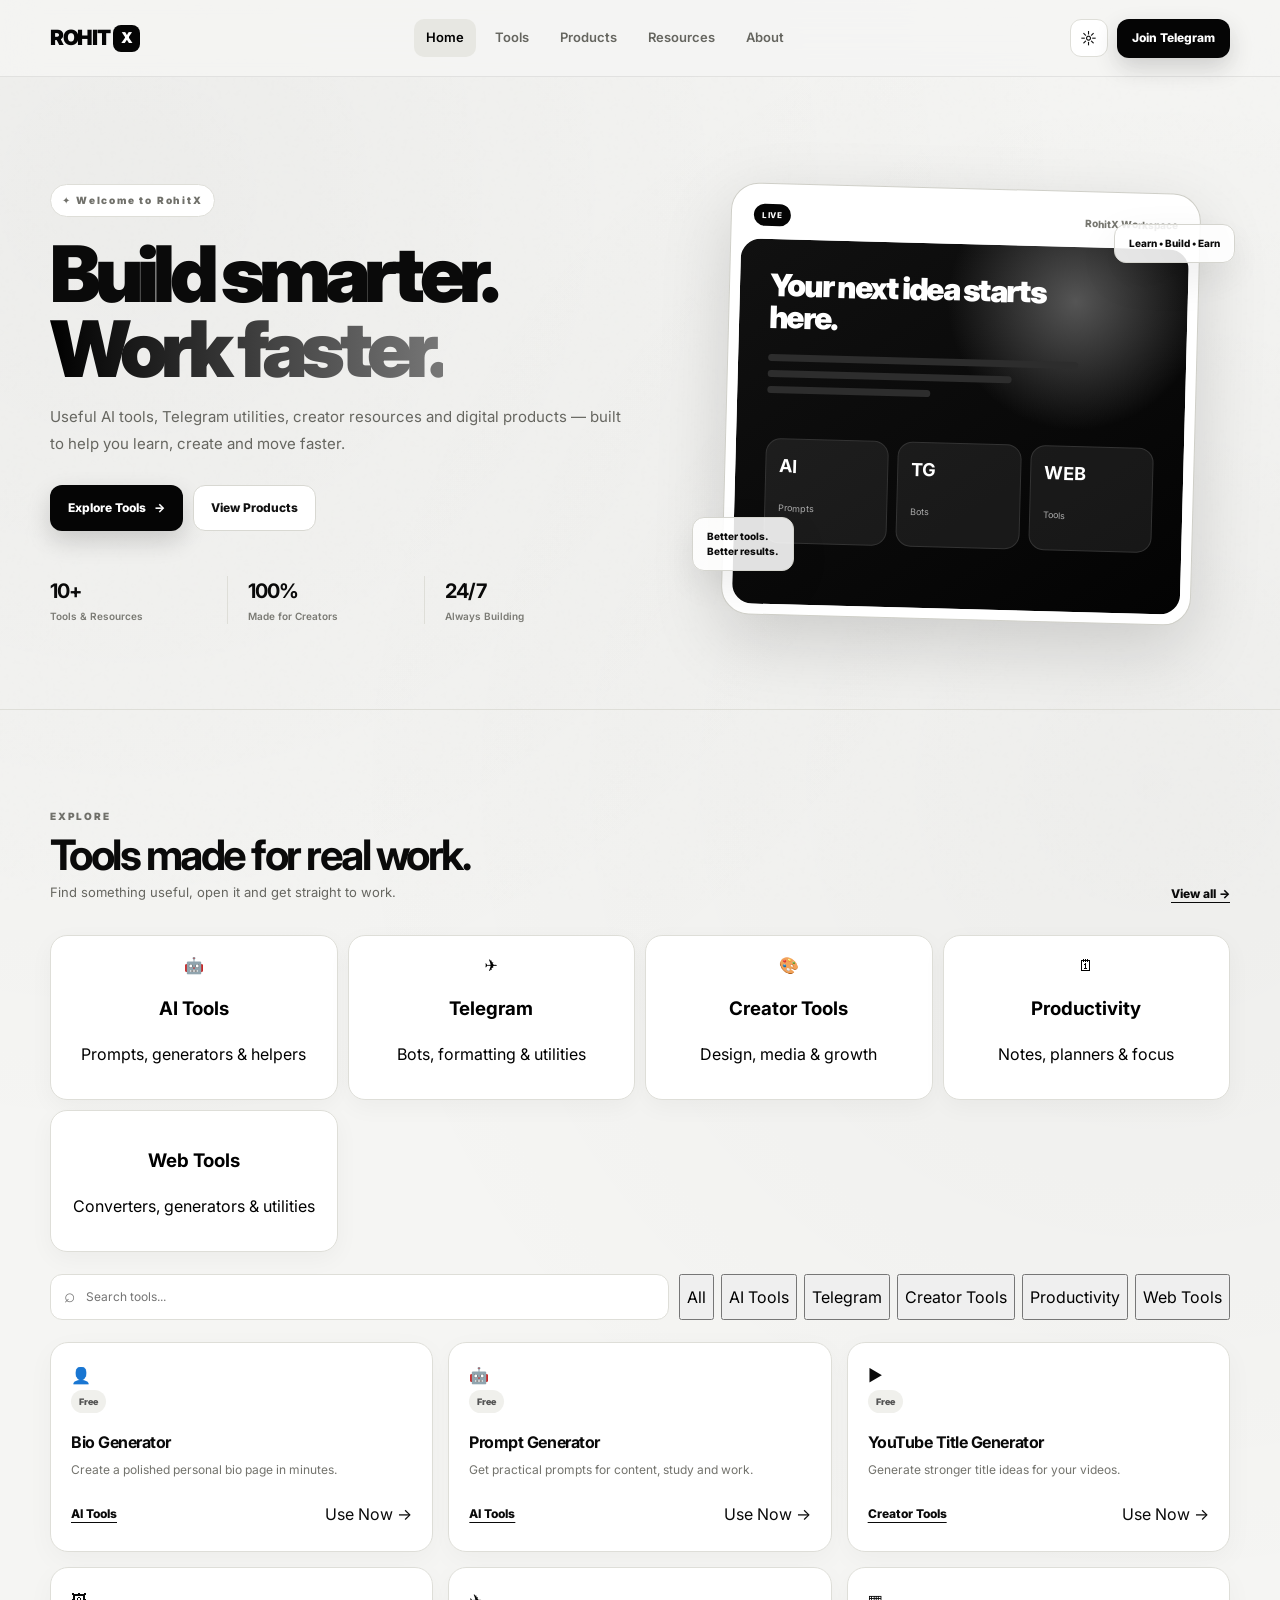
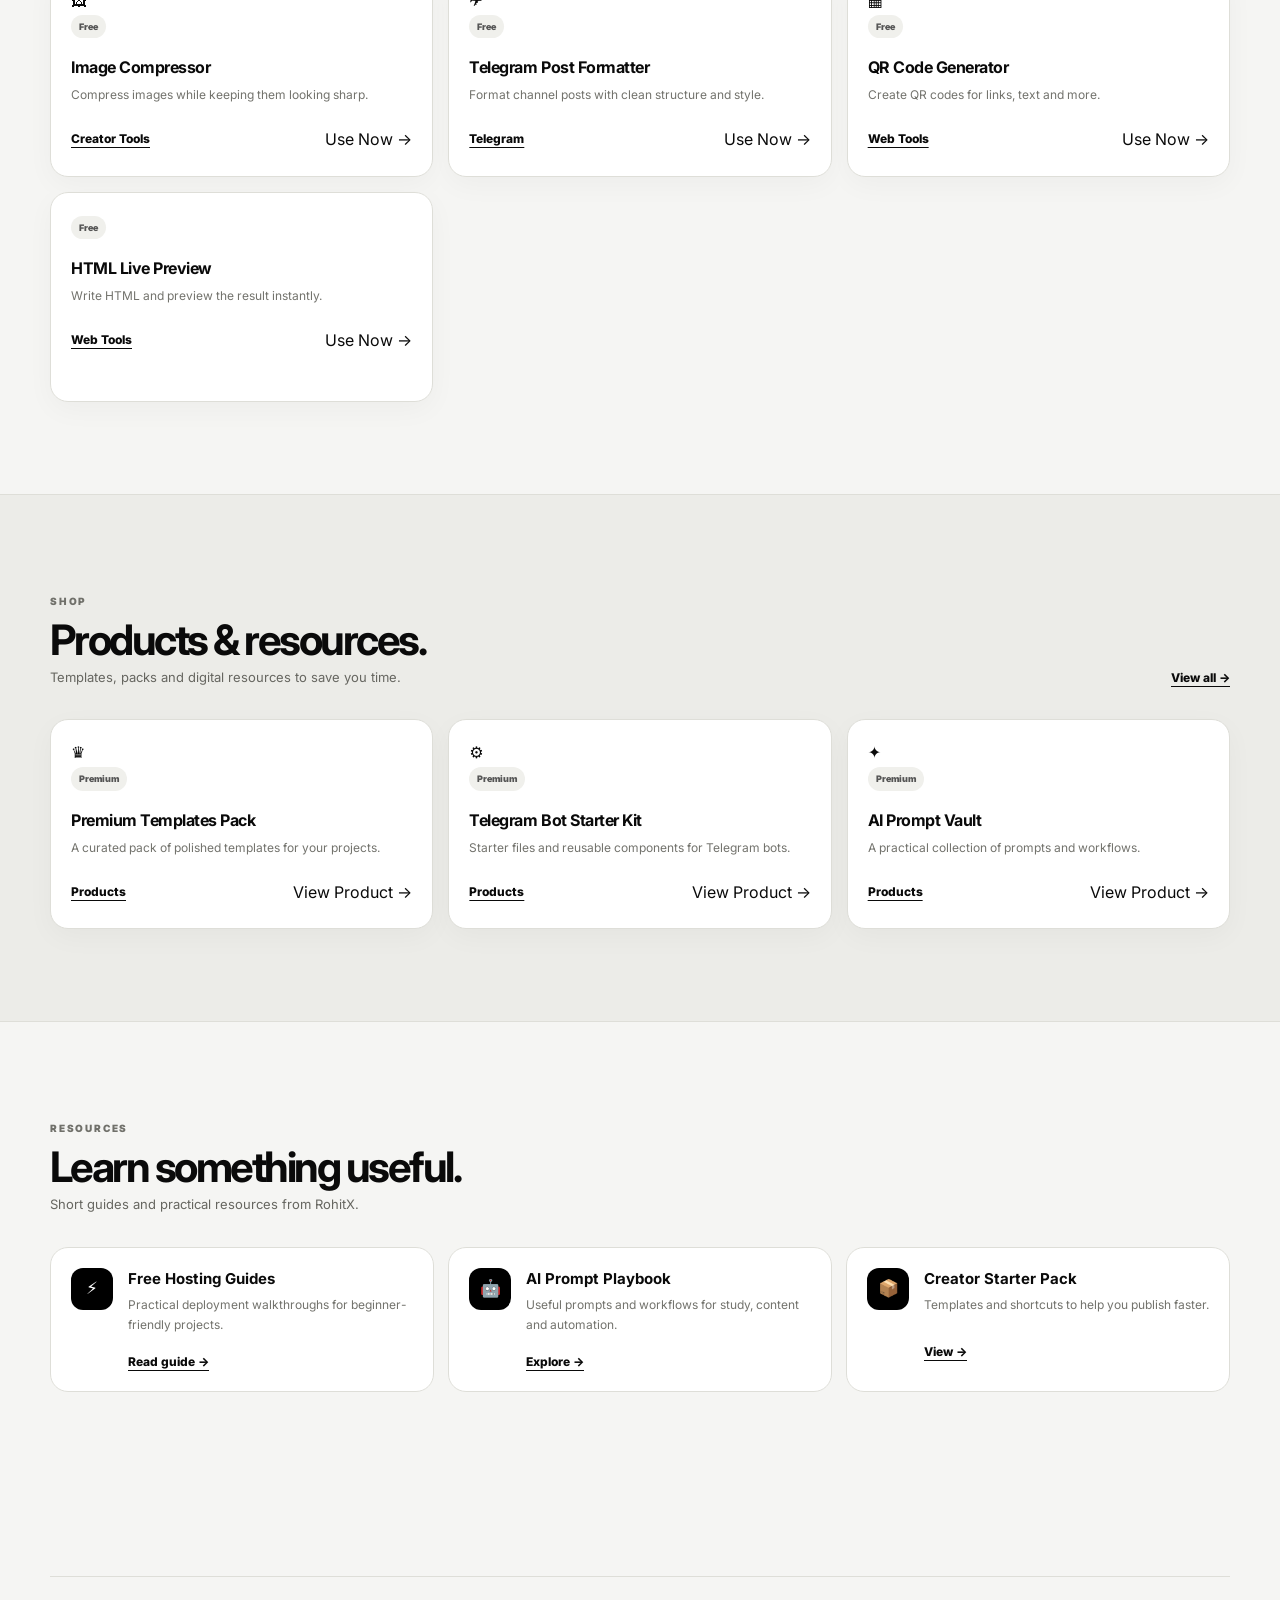
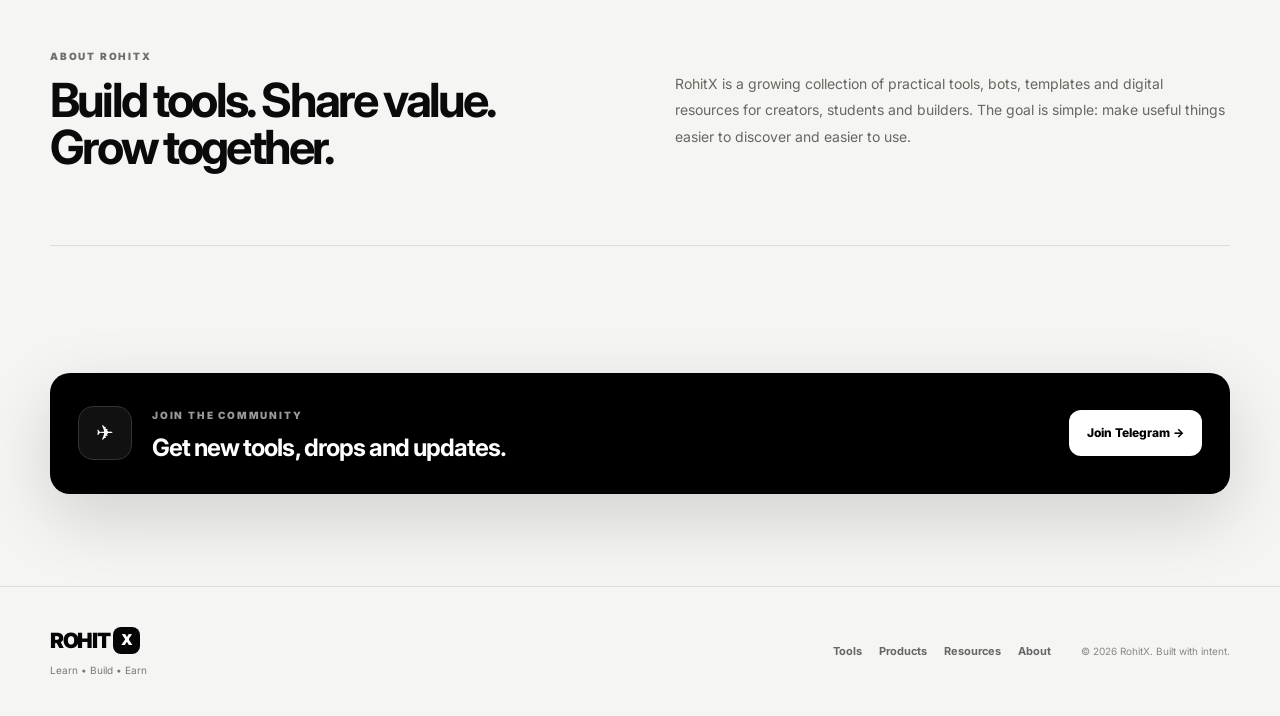
<file: index.html>
<!DOCTYPE html>
<html lang="en">
<head>
  <meta charset="UTF-8" />
  <meta name="viewport" content="width=device-width, initial-scale=1.0" />
  <meta name="description" content="RohitX Tools — useful AI tools, Telegram utilities, creator tools and digital resources." />
  <meta name="theme-color" content="#070914" />
  <title>RohitX Tools — Build Smarter. Work Faster.</title>
  <link rel="preconnect" href="https://fonts.googleapis.com">
  <link rel="preconnect" href="https://fonts.gstatic.com" crossorigin>
  <link href="https://fonts.googleapis.com/css2?family=Inter:wght@400;500;600;700;800&display=swap" rel="stylesheet">
  <link rel="stylesheet" href="styles.css" />
</head>
<body>
  <div class="noise"></div>
  <div class="bg-orb orb-1"></div>
  <div class="bg-orb orb-2"></div>

  <header class="site-header">
    <div class="container nav-wrap">
      <a class="brand" href="#home" aria-label="RohitX home">
        <span class="brand-rohit">ROHIT</span><span class="brand-x">X</span>
      </a>

      <nav class="nav" aria-label="Primary">
        <a href="#home" class="active">Home</a>
        <a href="#tools">Tools</a>
        <a href="#products">Products</a>
        <a href="#resources">Resources</a>
        <a href="#about">About</a>
      </nav>

      <div class="nav-actions">
        <button id="themeToggle" class="icon-btn" aria-label="Toggle theme">☼</button>
        <a class="btn btn-small btn-gradient" href="https://t.me/" target="_blank" rel="noopener">Join Telegram</a>
        <button id="menuToggle" class="icon-btn menu-btn" aria-label="Open menu">☰</button>
      </div>
    </div>
    <div id="mobileNav" class="mobile-nav">
      <a href="#home">Home</a>
      <a href="#tools">Tools</a>
      <a href="#products">Products</a>
      <a href="#resources">Resources</a>
      <a href="#about">About</a>
    </div>
  </header>

  <main id="home">
    <section class="hero section">
      <div class="container hero-grid">
        <div class="hero-copy">
          <span class="eyebrow">✦ Welcome to RohitX</span>
          <h1>Build smarter.<br><span class="gradient-text">Work faster.</span></h1>
          <p class="hero-subtitle">
            Useful AI tools, Telegram utilities, creator resources and digital products —
            built to help you learn, create and move faster.
          </p>

          <div class="hero-actions">
            <a class="btn btn-gradient" href="#tools">Explore Tools <span>→</span></a>
            <a class="btn btn-ghost" href="#products">View Products</a>
          </div>

          <div class="stats">
            <div><strong>10+</strong><span>Tools & Resources</span></div>
            <div><strong>100%</strong><span>Made for Creators</span></div>
            <div><strong>24/7</strong><span>Always Building</span></div>
          </div>
        </div>

        <div class="hero-visual">
          <div class="hero-card">
            <div class="hero-card-top">
              <span class="mini-pill">LIVE</span>
              <span>RohitX Workspace</span>
            </div>
            <div class="hero-screen">
              <div class="screen-glow"></div>
              <div class="screen-title">Your next idea starts here.</div>
              <div class="screen-lines">
                <span></span><span></span><span></span>
              </div>
              <div class="screen-cards">
                <div class="mini-card blue"><b>AI</b><small>Prompts</small></div>
                <div class="mini-card purple"><b>TG</b><small>Bots</small></div>
                <div class="mini-card pink"><b>WEB</b><small>Tools</small></div>
              </div>
            </div>
          </div>
          <div class="floating-note note-1">Better tools.<br>Better results.</div>
          <div class="floating-note note-2">Learn • Build • Earn</div>
        </div>
      </div>
    </section>

    <section class="section" id="tools">
      <div class="container">
        <div class="section-heading">
          <div>
            <span class="section-kicker">EXPLORE</span>
            <h2>Tools made for real work.</h2>
            <p>Find something useful, open it and get straight to work.</p>
          </div>
          <a class="text-link" href="#tools">View all →</a>
        </div>

        <div id="categoryGrid" class="category-grid"></div>

        <div class="toolbar">
          <div class="search-wrap">
            <span>⌕</span>
            <input id="toolSearch" type="search" placeholder="Search tools..." aria-label="Search tools" />
          </div>
          <div id="filterBar" class="filter-bar"></div>
        </div>

        <div id="toolGrid" class="card-grid"></div>
      </div>
    </section>

    <section class="section section-alt" id="products">
      <div class="container">
        <div class="section-heading">
          <div>
            <span class="section-kicker">SHOP</span>
            <h2>Products & resources.</h2>
            <p>Templates, packs and digital resources to save you time.</p>
          </div>
          <a class="text-link" href="#products">View all →</a>
        </div>
        <div id="productGrid" class="card-grid"></div>
      </div>
    </section>

    <section class="section" id="resources">
      <div class="container">
        <div class="section-heading">
          <div>
            <span class="section-kicker">RESOURCES</span>
            <h2>Learn something useful.</h2>
            <p>Short guides and practical resources from RohitX.</p>
          </div>
        </div>

        <div class="resource-grid">
          <article class="resource-card">
            <span class="resource-icon">⚡</span>
            <div>
              <h3>Free Hosting Guides</h3>
              <p>Practical deployment walkthroughs for beginner-friendly projects.</p>
            </div>
            <a href="#" class="text-link">Read guide →</a>
          </article>
          <article class="resource-card">
            <span class="resource-icon">🤖</span>
            <div>
              <h3>AI Prompt Playbook</h3>
              <p>Useful prompts and workflows for study, content and automation.</p>
            </div>
            <a href="#" class="text-link">Explore →</a>
          </article>
          <article class="resource-card">
            <span class="resource-icon">📦</span>
            <div>
              <h3>Creator Starter Pack</h3>
              <p>Templates and shortcuts to help you publish faster.</p>
            </div>
            <a href="#" class="text-link">View →</a>
          </article>
        </div>
      </div>
    </section>

    <section class="section" id="about">
      <div class="container about-panel">
        <div>
          <span class="section-kicker">ABOUT ROHITX</span>
          <h2>Build tools. Share value. Grow together.</h2>
        </div>
        <p>
          RohitX is a growing collection of practical tools, bots, templates and digital
          resources for creators, students and builders. The goal is simple: make useful
          things easier to discover and easier to use.
        </p>
      </div>
    </section>

    <section class="section cta-section">
      <div class="container">
        <div class="telegram-cta">
          <div class="telegram-icon">✈</div>
          <div>
            <span class="section-kicker">JOIN THE COMMUNITY</span>
            <h2>Get new tools, drops and updates.</h2>
          </div>
          <a class="btn btn-light" href="https://t.me/" target="_blank" rel="noopener">Join Telegram →</a>
        </div>
      </div>
    </section>
  </main>

  <footer class="site-footer">
    <div class="container footer-grid">
      <div>
        <a class="brand" href="#home"><span class="brand-rohit">ROHIT</span><span class="brand-x">X</span></a>
        <p>Learn • Build • Earn</p>
      </div>
      <div class="footer-links">
        <a href="#tools">Tools</a>
        <a href="#products">Products</a>
        <a href="#resources">Resources</a>
        <a href="#about">About</a>
      </div>
      <div class="footer-copy">© 2026 RohitX. Built with intent.</div>
    </div>
  </footer>

  <script src="products.js"></script>
  <script src="app.js"></script>
</body>
</html>
</file>
<file: styles.css>
/* RohitX Tools — Premium Black & White Theme */
:root{
  --bg:#f5f5f3;
  --surface:#ffffff;
  --surface-2:#eeeeeb;
  --text:#0a0a0a;
  --muted:#666660;
  --line:#deded8;
  --black:#050505;
  --white:#ffffff;
  --shadow:0 18px 55px rgba(0,0,0,.09);
  --shadow-hover:0 24px 70px rgba(0,0,0,.15);
  --radius:22px;
  --container:1180px;
}

*{box-sizing:border-box}
html{scroll-behavior:smooth}
body{
  margin:0;
  color:var(--text);
  background:
    radial-gradient(circle at 10% 5%,rgba(0,0,0,.035),transparent 25%),
    radial-gradient(circle at 90% 20%,rgba(0,0,0,.03),transparent 25%),
    var(--bg);
  font-family:Inter,system-ui,-apple-system,BlinkMacSystemFont,"Segoe UI",sans-serif;
  line-height:1.5;
}
body:before{
  content:"";
  position:fixed;
  inset:0;
  pointer-events:none;
  opacity:.24;
  background-image:url("data:image/svg+xml,%3Csvg viewBox='0 0 160 160' xmlns='http://www.w3.org/2000/svg'%3E%3Cfilter id='n'%3E%3CfeTurbulence type='fractalNoise' baseFrequency='.85' numOctaves='3' stitchTiles='stitch'/%3E%3C/filter%3E%3Crect width='100%25' height='100%25' filter='url(%23n)' opacity='.035'/%3E%3C/svg%3E");
  z-index:-1;
}
a{color:inherit;text-decoration:none}
button,input{font:inherit}
button{cursor:pointer}
.container{width:min(var(--container),calc(100% - 40px));margin:auto}
.noise,.bg-orb{display:none}

/* Header */
.site-header{
  position:sticky;
  top:0;
  z-index:50;
  background:rgba(245,245,243,.84);
  border-bottom:1px solid rgba(0,0,0,.08);
  backdrop-filter:blur(18px);
}
.nav-wrap{
  min-height:76px;
  display:flex;
  align-items:center;
  justify-content:space-between;
  gap:22px;
}
.brand{
  display:inline-flex;
  align-items:center;
  font-size:21px;
  font-weight:900;
  letter-spacing:-.06em;
}
.brand-rohit{color:var(--black)}
.brand-x{
  display:inline-grid;
  place-items:center;
  width:27px;
  height:27px;
  margin-left:3px;
  border-radius:8px;
  background:var(--black);
  color:#fff;
  font-size:15px;
  letter-spacing:-.04em;
}
.nav{display:flex;align-items:center;gap:7px}
.nav a{
  padding:9px 12px;
  border-radius:10px;
  color:#65655f;
  font-size:13px;
  font-weight:600;
  transition:.2s ease;
}
.nav a:hover,.nav a.active{
  color:#000;
  background:#e7e7e2;
}
.nav-actions{display:flex;align-items:center;gap:9px}
.icon-btn{
  width:38px;height:38px;
  border:1px solid var(--line);
  border-radius:11px;
  background:var(--surface);
  color:#111;
}
.menu-btn{display:none}
.mobile-nav{display:none}

/* Buttons */
.btn{
  display:inline-flex;
  align-items:center;
  justify-content:center;
  gap:8px;
  min-height:46px;
  padding:0 17px;
  border-radius:12px;
  border:1px solid transparent;
  font-size:12px;
  font-weight:800;
  transition:transform .2s ease,box-shadow .2s ease,background .2s ease;
}
.btn:hover{transform:translateY(-2px)}
.btn-gradient{
  background:var(--black);
  color:#fff;
  box-shadow:0 10px 25px rgba(0,0,0,.16);
}
.btn-gradient:hover{box-shadow:0 15px 35px rgba(0,0,0,.22)}
.btn-ghost{
  background:#fff;
  color:#111;
  border-color:#d8d8d2;
}
.btn-light{background:#fff;color:#000}
.btn-small{min-height:39px;padding:0 14px}
.text-link{font-size:12px;font-weight:800;text-decoration:underline;text-underline-offset:4px}

/* Hero */
.section{padding:92px 0}
.hero{
  padding:92px 0 70px;
  border-bottom:1px solid var(--line);
}
.hero-grid{
  display:grid;
  grid-template-columns:1.03fr .97fr;
  align-items:center;
  gap:70px;
}
.eyebrow,.section-kicker{
  display:inline-block;
  font-size:10px;
  font-weight:900;
  letter-spacing:.18em;
  color:#70706a;
}
.eyebrow{
  padding:8px 11px;
  border:1px solid var(--line);
  border-radius:999px;
  background:#fff;
}
.hero h1{
  margin:20px 0 17px;
  font-size:clamp(48px,6.2vw,78px);
  line-height:.96;
  letter-spacing:-.075em;
  font-weight:900;
}
.gradient-text{
  background:linear-gradient(90deg,#000 0%,#777 50%,#000 100%);
  background-size:200% 100%;
  -webkit-background-clip:text;
  background-clip:text;
  color:transparent;
  animation:shine 6s linear infinite;
}
@keyframes shine{to{background-position:-200% 0}}
.hero-subtitle{
  max-width:590px;
  color:var(--muted);
  font-size:15px;
  line-height:1.8;
}
.hero-actions{display:flex;gap:10px;flex-wrap:wrap;margin-top:28px}
.stats{
  display:flex;
  gap:0;
  margin-top:45px;
  max-width:600px;
}
.stats>div{
  flex:1;
  padding:0 20px;
  border-left:1px solid var(--line);
}
.stats>div:first-child{padding-left:0;border-left:0}
.stats strong{display:block;font-size:20px;letter-spacing:-.04em}
.stats span{display:block;margin-top:3px;color:#7a7a74;font-size:10px;font-weight:600}

/* Hero visual */
.hero-visual{position:relative;min-height:470px;display:grid;place-items:center}
.hero-card{
  width:min(470px,100%);
  padding:10px;
  border:1px solid #cfcfc8;
  border-radius:28px;
  background:#fff;
  box-shadow:var(--shadow-hover);
  transform:rotate(1.5deg);
  animation:float 5s ease-in-out infinite;
}
@keyframes float{50%{transform:rotate(-1deg) translateY(-7px)}}
.hero-card-top{
  display:flex;
  align-items:center;
  justify-content:space-between;
  padding:10px 12px 13px;
  color:#777770;
  font-size:10px;
  font-weight:800;
}
.mini-pill{
  padding:5px 8px;
  border-radius:999px;
  background:#050505;
  color:#fff;
  font-size:8px;
  letter-spacing:.1em;
}
.hero-screen{
  min-height:365px;
  padding:30px;
  position:relative;
  overflow:hidden;
  border-radius:20px;
  background:
    radial-gradient(circle at 75% 15%,#555 0,transparent 28%),
    linear-gradient(145deg,#111,#030303);
  color:#fff;
}
.hero-screen:after{
  content:"";
  position:absolute;
  inset:0;
  background:linear-gradient(115deg,transparent 20%,rgba(255,255,255,.12) 48%,transparent 62%);
  transform:translateX(-100%);
  animation:sweep 5s ease-in-out infinite;
}
@keyframes sweep{50%,100%{transform:translateX(100%)}}
.screen-title{
  position:relative;
  z-index:1;
  max-width:280px;
  font-size:31px;
  line-height:1.02;
  letter-spacing:-.055em;
  font-weight:900;
}
.screen-lines{
  position:relative;
  z-index:1;
  display:grid;
  gap:9px;
  margin-top:22px;
}
.screen-lines span{height:7px;width:80%;border-radius:99px;background:#2d2d2d}
.screen-lines span:nth-child(2){width:63%}.screen-lines span:nth-child(3){width:42%}
.screen-cards{
  position:relative;
  z-index:1;
  display:grid;
  grid-template-columns:repeat(3,1fr);
  gap:9px;
  margin-top:45px;
}
.mini-card{
  min-height:105px;
  padding:13px;
  border:1px solid #333;
  border-radius:15px;
  background:rgba(255,255,255,.07);
}
.mini-card b{display:block;font-size:18px}
.mini-card small{display:block;margin-top:22px;color:#aaa;font-size:9px}
.floating-note{
  position:absolute;
  padding:11px 14px;
  border:1px solid #d5d5cf;
  border-radius:12px;
  background:rgba(255,255,255,.88);
  box-shadow:0 15px 40px rgba(0,0,0,.08);
  font-size:10px;
  font-weight:800;
}
.note-1{left:0;bottom:68px}.note-2{right:-5px;top:55px}

/* Section headings */
.section-alt{background:#ecece8;border-top:1px solid var(--line);border-bottom:1px solid var(--line)}
.section-heading{
  display:flex;
  justify-content:space-between;
  align-items:end;
  gap:25px;
  margin-bottom:32px;
}
.section-heading h2{
  margin:8px 0 7px;
  font-size:clamp(29px,4vw,42px);
  line-height:1;
  letter-spacing:-.06em;
}
.section-heading p{margin:0;color:var(--muted);font-size:13px}

/* Categories + toolbar */
.category-grid{
  display:grid;
  grid-template-columns:repeat(4,1fr);
  gap:10px;
  margin-bottom:18px;
}
.category-card{
  min-height:125px;
  padding:17px;
  border:1px solid var(--line);
  border-radius:17px;
  background:#fff;
  box-shadow:0 7px 25px rgba(0,0,0,.04);
}
.category-card:hover{box-shadow:var(--shadow)}
.toolbar{display:flex;gap:10px;margin:22px 0}
.search-wrap{
  display:flex;
  align-items:center;
  gap:9px;
  flex:1;
  min-height:46px;
  padding:0 13px;
  border:1px solid var(--line);
  border-radius:12px;
  background:#fff;
}
.search-wrap span{font-size:19px;color:#777}
.search-wrap input{
  width:100%;
  border:0;
  outline:0;
  background:transparent;
  color:#111;
  font-size:12px;
}
.filter-bar{display:flex;gap:7px;flex-wrap:wrap}
.filter-btn{
  min-height:46px;
  padding:0 13px;
  border:1px solid var(--line);
  border-radius:12px;
  background:#fff;
  color:#666;
  font-size:11px;
  font-weight:800;
}
.filter-btn.active{background:#000;color:#fff;border-color:#000}

/* Cards */
.card-grid{
  display:grid;
  grid-template-columns:repeat(3,1fr);
  gap:15px;
}
.tool-card,.product-card{
  position:relative;
  padding:20px;
  min-height:210px;
  border:1px solid var(--line);
  border-radius:18px;
  background:#fff;
  box-shadow:0 8px 28px rgba(0,0,0,.035);
  transition:.22s ease;
}
.tool-card:hover,.product-card:hover{
  transform:translateY(-5px);
  box-shadow:var(--shadow-hover);
  border-color:#c8c8c0;
}
.tool-card .icon,.product-card .icon{
  width:43px;height:43px;
  display:grid;place-items:center;
  border-radius:12px;
  background:#f0f0ec;
  border:1px solid #dfdfd8;
  font-size:18px;
}
.tool-card h3,.product-card h3{margin:17px 0 6px;font-size:16px;letter-spacing:-.03em}
.tool-card p,.product-card p{margin:0;color:#73736d;font-size:12px;line-height:1.7}
.tool-card .card-footer,.product-card .card-footer{
  display:flex;justify-content:space-between;align-items:center;
  margin-top:22px;
}
.badge{
  display:inline-flex;
  padding:5px 8px;
  border-radius:999px;
  background:#f0f0ec;
  color:#555;
  font-size:9px;
  font-weight:900;
}

/* Resources */
.resource-grid{display:grid;grid-template-columns:repeat(3,1fr);gap:14px}
.resource-card{
  display:grid;
  grid-template-columns:auto 1fr;
  gap:15px;
  padding:20px;
  border:1px solid var(--line);
  border-radius:18px;
  background:#fff;
}
.resource-card .text-link{grid-column:2;margin-top:3px}
.resource-icon{
  width:42px;height:42px;
  display:grid;place-items:center;
  border-radius:12px;
  background:#000;color:#fff;
  font-size:17px;
}
.resource-card h3{margin:0;font-size:15px}.resource-card p{margin:5px 0 0;color:#73736d;font-size:12px;line-height:1.65}

/* About + CTA */
.about-panel{
  display:grid;
  grid-template-columns:1fr 1fr;
  gap:70px;
  padding:65px 0;
  border-top:1px solid var(--line);
  border-bottom:1px solid var(--line);
}
.about-panel h2{max-width:520px;margin:10px 0;font-size:clamp(30px,4vw,47px);line-height:1;letter-spacing:-.06em}
.about-panel p{align-self:center;margin:0;color:#676760;font-size:14px;line-height:1.9}
.cta-section{padding-top:35px}
.telegram-cta{
  display:grid;
  grid-template-columns:auto 1fr auto;
  align-items:center;
  gap:20px;
  padding:28px;
  border-radius:20px;
  background:#000;
  color:#fff;
  box-shadow:var(--shadow-hover);
}
.telegram-icon{
  width:54px;height:54px;
  display:grid;place-items:center;
  border:1px solid #333;
  border-radius:15px;
  background:#111;
  font-size:21px;
}
.telegram-cta .section-kicker{color:#999}.telegram-cta h2{margin:5px 0 0;font-size:24px;letter-spacing:-.04em}

/* Footer */
.site-footer{
  padding:38px 0;
  border-top:1px solid var(--line);
}
.footer-grid{
  display:grid;
  grid-template-columns:1fr auto auto;
  align-items:center;
  gap:30px;
}
.footer-grid p{margin:7px 0 0;color:#777;font-size:10px}
.footer-links{display:flex;gap:17px}
.footer-links a{font-size:11px;font-weight:700;color:#666}.footer-links a:hover{color:#000}
.footer-copy{color:#888;font-size:10px}

/* Responsive */
@media(max-width:950px){
  .nav{display:none}.menu-btn{display:block}
  .hero-grid{grid-template-columns:1fr;gap:45px}
  .hero-copy{text-align:center}.hero-subtitle{margin-left:auto;margin-right:auto}
  .hero-actions,.stats{justify-content:center}
  .hero-visual{min-height:430px}
  .category-grid{grid-template-columns:repeat(2,1fr)}
  .card-grid,.resource-grid{grid-template-columns:repeat(2,1fr)}
  .about-panel{grid-template-columns:1fr;gap:25px}
  .footer-grid{grid-template-columns:1fr;text-align:center}.footer-links{justify-content:center}
  .mobile-nav{
    padding:8px 20px 16px;
    border-top:1px solid var(--line);
    background:var(--bg);
  }
  .mobile-nav.open{display:grid;grid-template-columns:repeat(2,1fr);gap:6px}
  .mobile-nav a{padding:11px;border-radius:10px;background:#fff;font-size:12px;font-weight:700}
}
@media(max-width:600px){
  .container{width:min(var(--container),calc(100% - 24px))}
  .section{padding:65px 0}.hero{padding:60px 0 45px}
  .hero h1{font-size:49px}.hero-visual{min-height:365px}
  .hero-screen{min-height:290px;padding:23px}.screen-title{font-size:25px}
  .screen-cards{margin-top:30px}.mini-card{min-height:80px}.mini-card small{margin-top:12px}
  .floating-note{display:none}
  .stats{gap:0}.stats>div{padding:0 10px}.stats strong{font-size:16px}.stats span{font-size:8px}
  .section-heading{align-items:start;flex-direction:column}
  .toolbar{flex-direction:column}
  .category-grid,.card-grid,.resource-grid{grid-template-columns:1fr}
  .telegram-cta{grid-template-columns:auto 1fr}.telegram-cta .btn{grid-column:1/-1}
}
</file>
